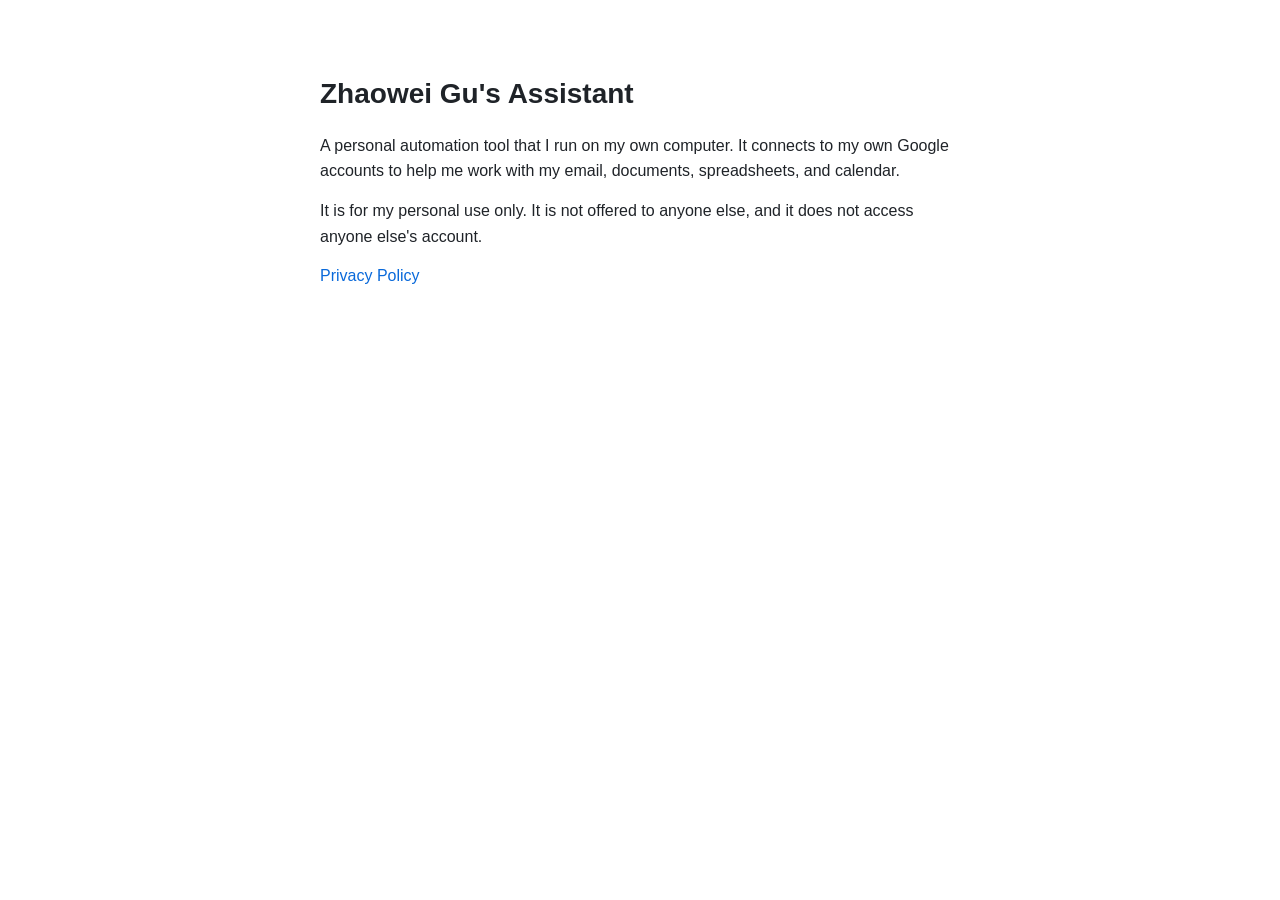
<file: index.html>
<!doctype html>
<html lang="en">
<head>
<meta charset="utf-8">
<meta name="viewport" content="width=device-width, initial-scale=1">
<title>Zhaowei Gu's Assistant</title>
<link rel="stylesheet" href="style.css">
</head>
<body>
<main>
  <h1>Zhaowei Gu's Assistant</h1>
  <p>A personal automation tool that I run on my own computer. It connects to my own Google accounts to help me work with my email, documents, spreadsheets, and calendar.</p>
  <p>It is for my personal use only. It is not offered to anyone else, and it does not access anyone else's account.</p>
  <p><a href="privacy.html">Privacy Policy</a></p>
</main>
</body>
</html>
</file>
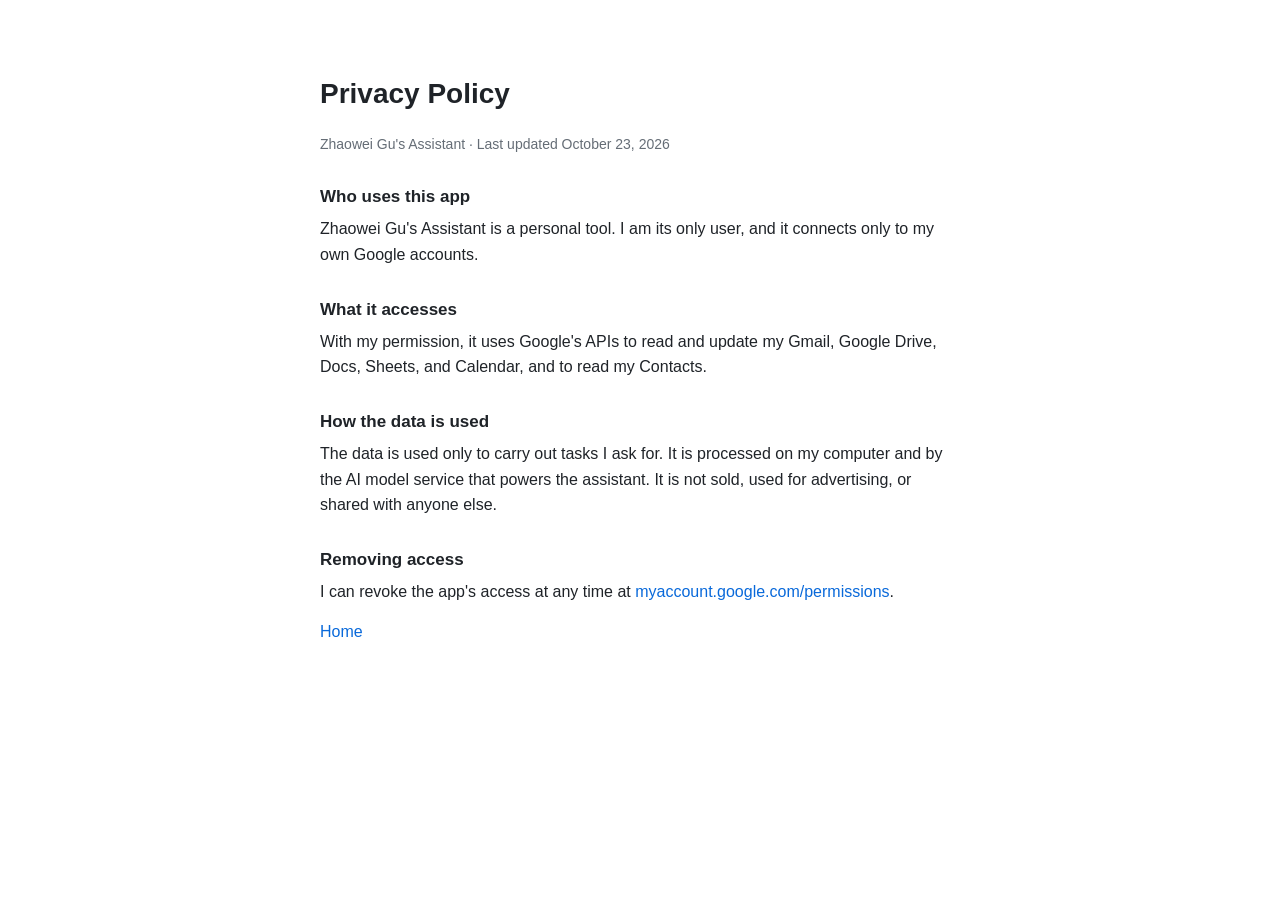
<file: privacy.html>
<!doctype html>
<html lang="en">
<head>
<meta charset="utf-8">
<meta name="viewport" content="width=device-width, initial-scale=1">
<title>Privacy Policy · Zhaowei Gu's Assistant</title>
<link rel="stylesheet" href="style.css">
</head>
<body>
<main>
  <h1>Privacy Policy</h1>
  <p class="sub">Zhaowei Gu's Assistant · Last updated October 23, 2026</p>

  <h2>Who uses this app</h2>
  <p>Zhaowei Gu's Assistant is a personal tool. I am its only user, and it connects only to my own Google accounts.</p>

  <h2>What it accesses</h2>
  <p>With my permission, it uses Google's APIs to read and update my Gmail, Google Drive, Docs, Sheets, and Calendar, and to read my Contacts.</p>

  <h2>How the data is used</h2>
  <p>The data is used only to carry out tasks I ask for. It is processed on my computer and by the AI model service that powers the assistant. It is not sold, used for advertising, or shared with anyone else.</p>

  <h2>Removing access</h2>
  <p>I can revoke the app's access at any time at <a href="https://myaccount.google.com/permissions">myaccount.google.com/permissions</a>.</p>

  <p><a href="index.html">Home</a></p>
</main>
</body>
</html>
</file>
<file: style.css>
body {
  margin: 0;
  font-family: -apple-system, BlinkMacSystemFont, "Segoe UI", Helvetica, Arial, sans-serif;
  color: #1f2328;
  background: #fff;
  line-height: 1.6;
}
main {
  max-width: 640px;
  margin: 72px auto;
  padding: 0 24px;
}
h1 { font-size: 28px; margin: 0 0 16px; }
h2 { font-size: 17px; margin: 28px 0 6px; }
p  { margin: 0 0 14px; }
.sub { color: #656d76; font-size: 14px; margin-bottom: 8px; }
a { color: #0969da; text-decoration: none; }
a:hover { text-decoration: underline; }
</file>
